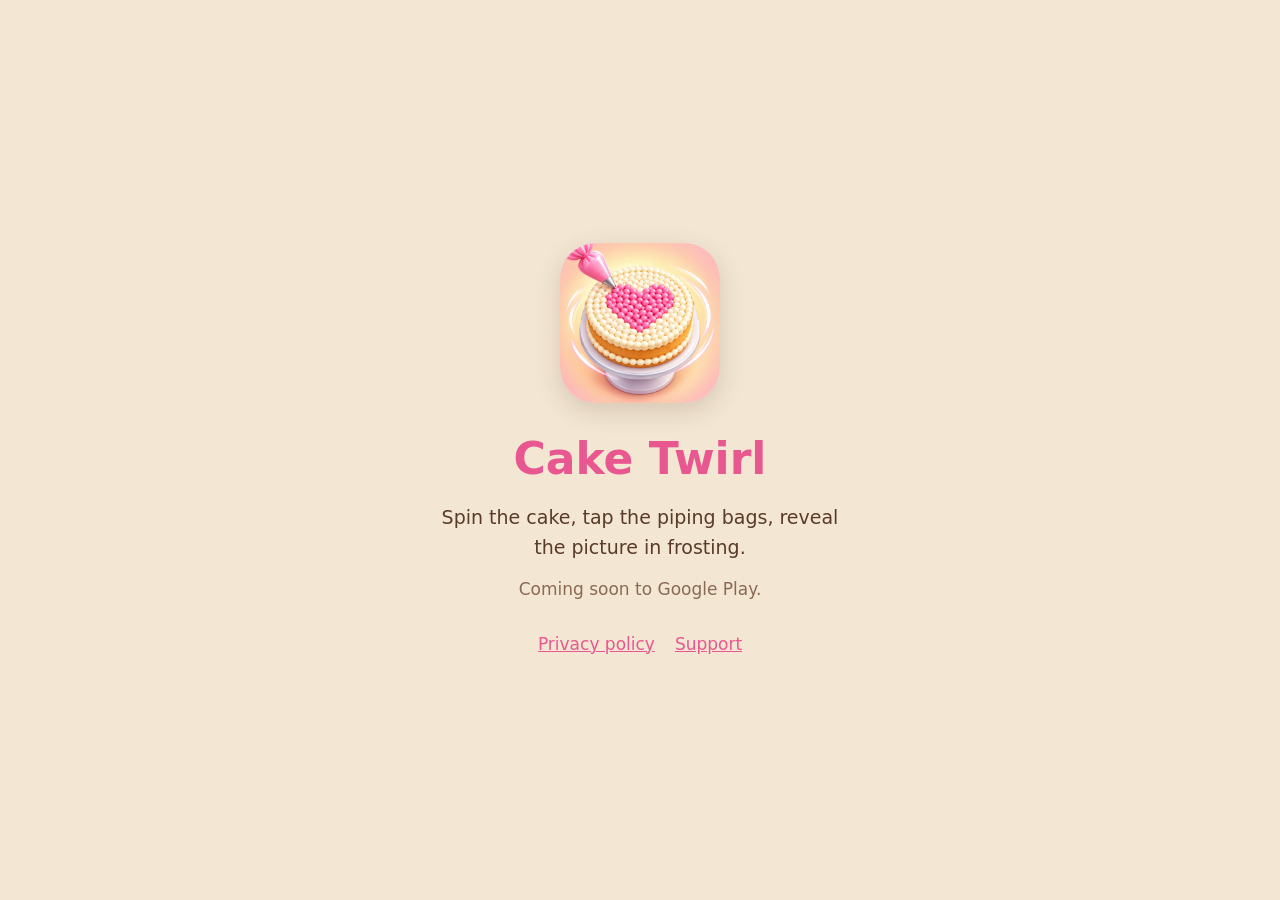
<file: index.html>
<!doctype html>
<html lang="en">
<head>
<meta charset="utf-8">
<meta name="viewport" content="width=device-width, initial-scale=1">
<title>Cake Twirl — Decorating Puzzle</title>
<meta name="description" content="Cake Twirl: spin the cake, tap the piping bags and reveal the picture in frosting. A cozy decorating puzzle for Android.">
<link rel="stylesheet" href="style.css">
</head>
<body>
<main class="home">
  <img class="home__icon" src="icon.png" alt="Cake Twirl icon" width="160" height="160">
  <h1>Cake Twirl</h1>
  <p class="home__tag">Spin the cake, tap the piping bags, reveal the picture in frosting.</p>
  <p class="home__soon">Coming soon to Google Play.</p>
  <nav class="home__links">
    <a href="privacy.html">Privacy policy</a>
    <a href="mailto:asignorelli1989@gmail.com">Support</a>
  </nav>
</main>
</body>
</html>
</file>
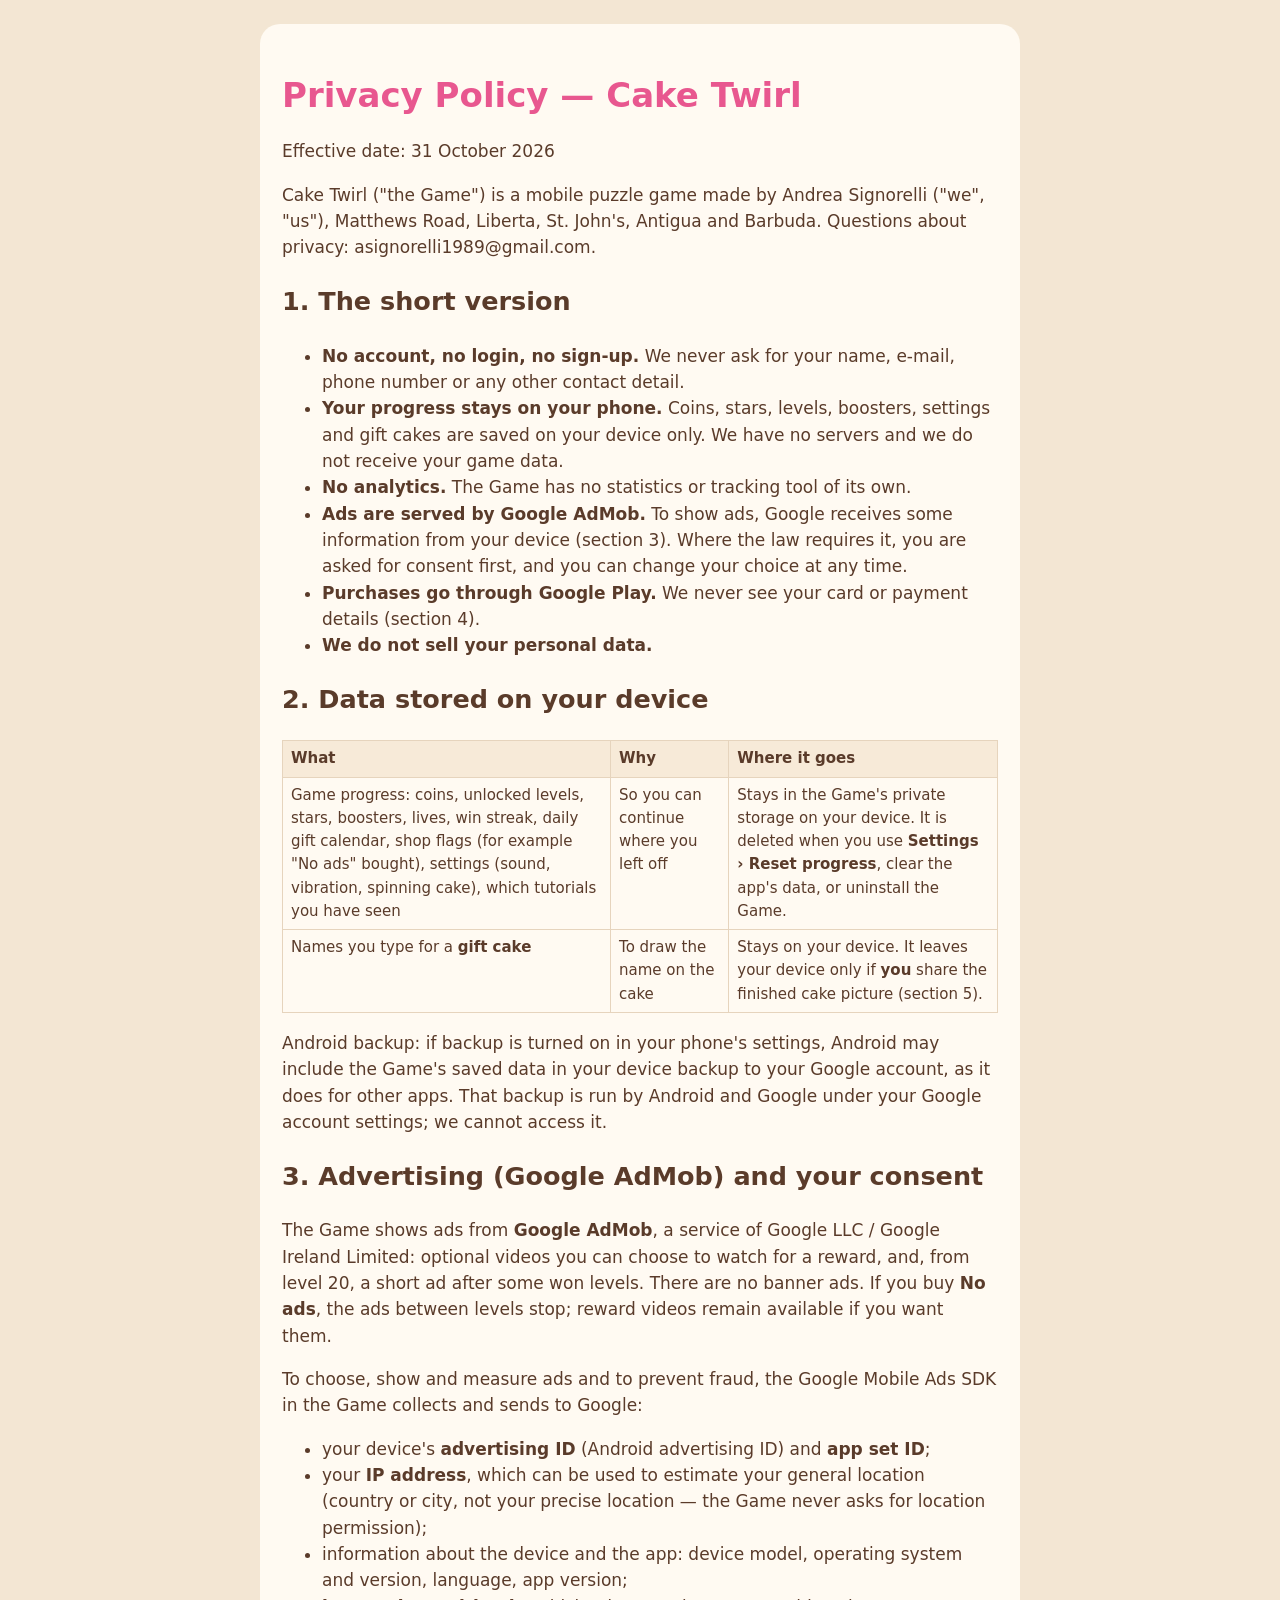
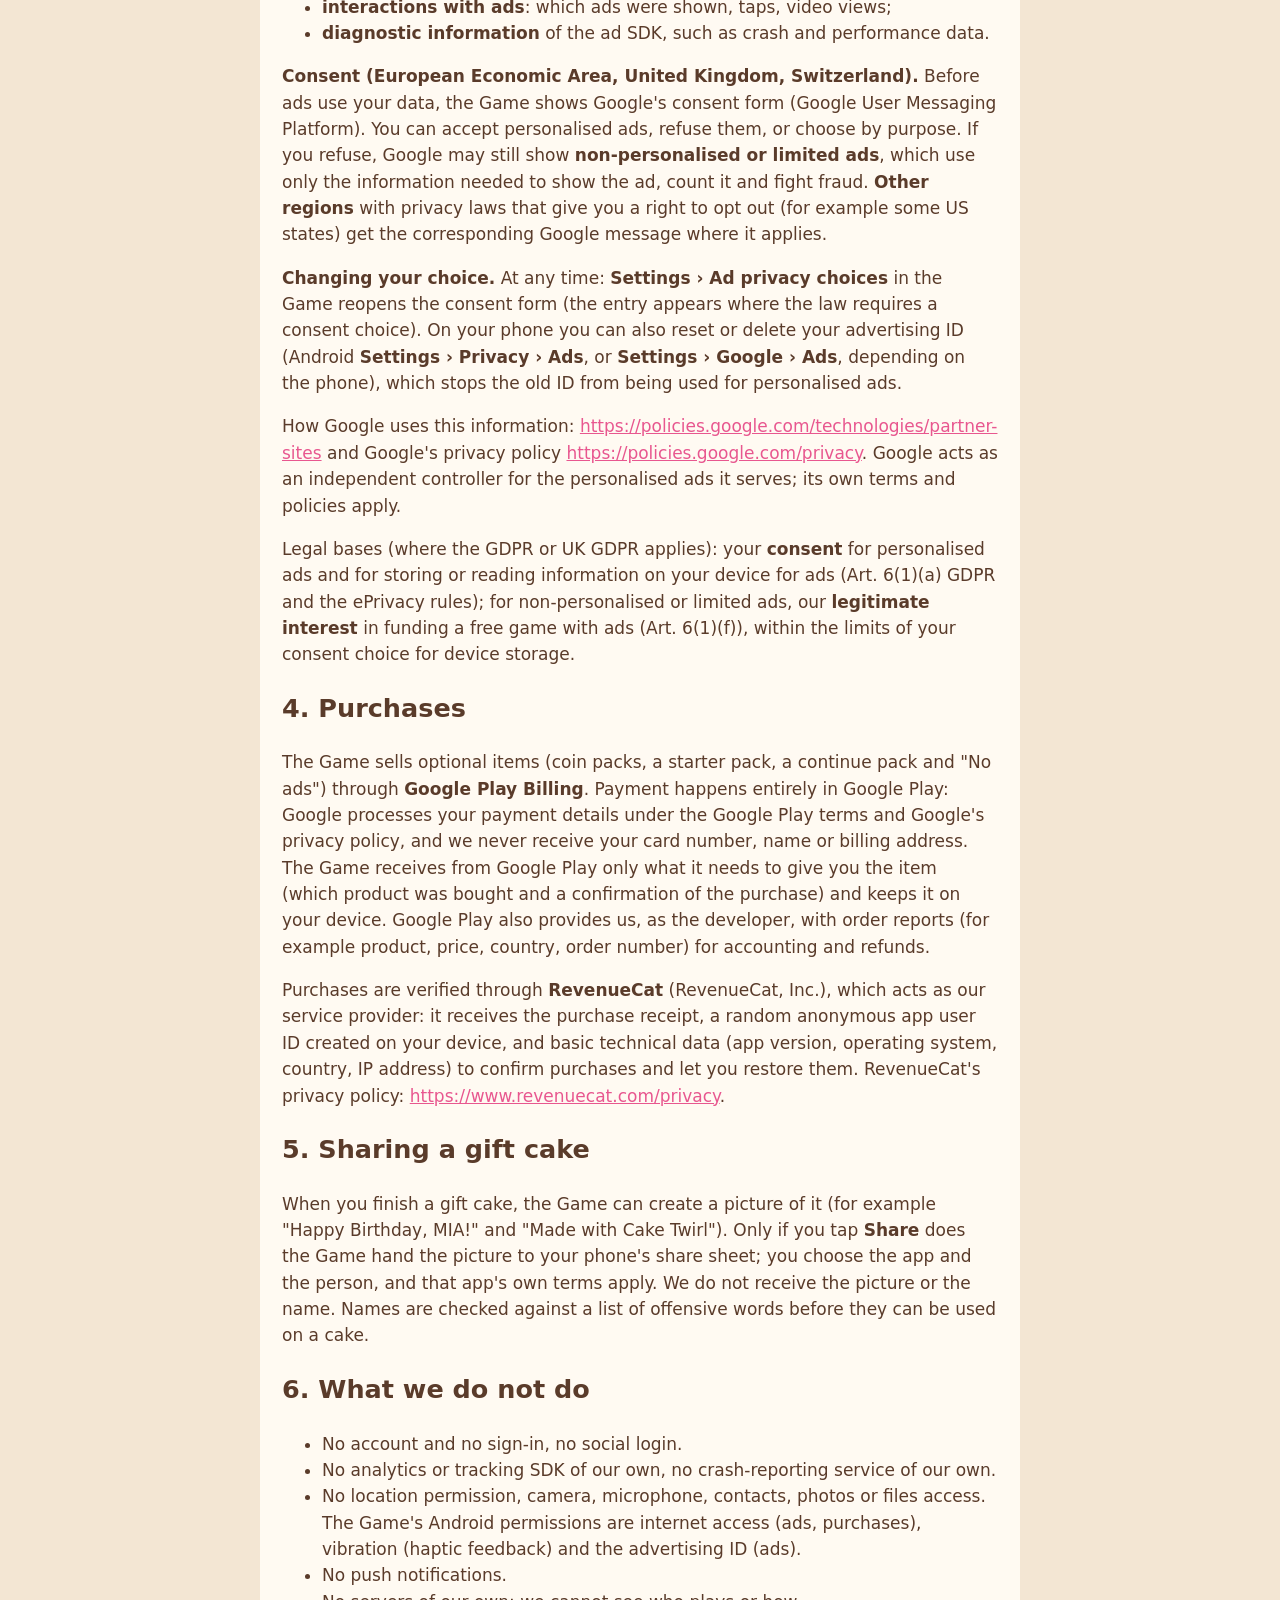
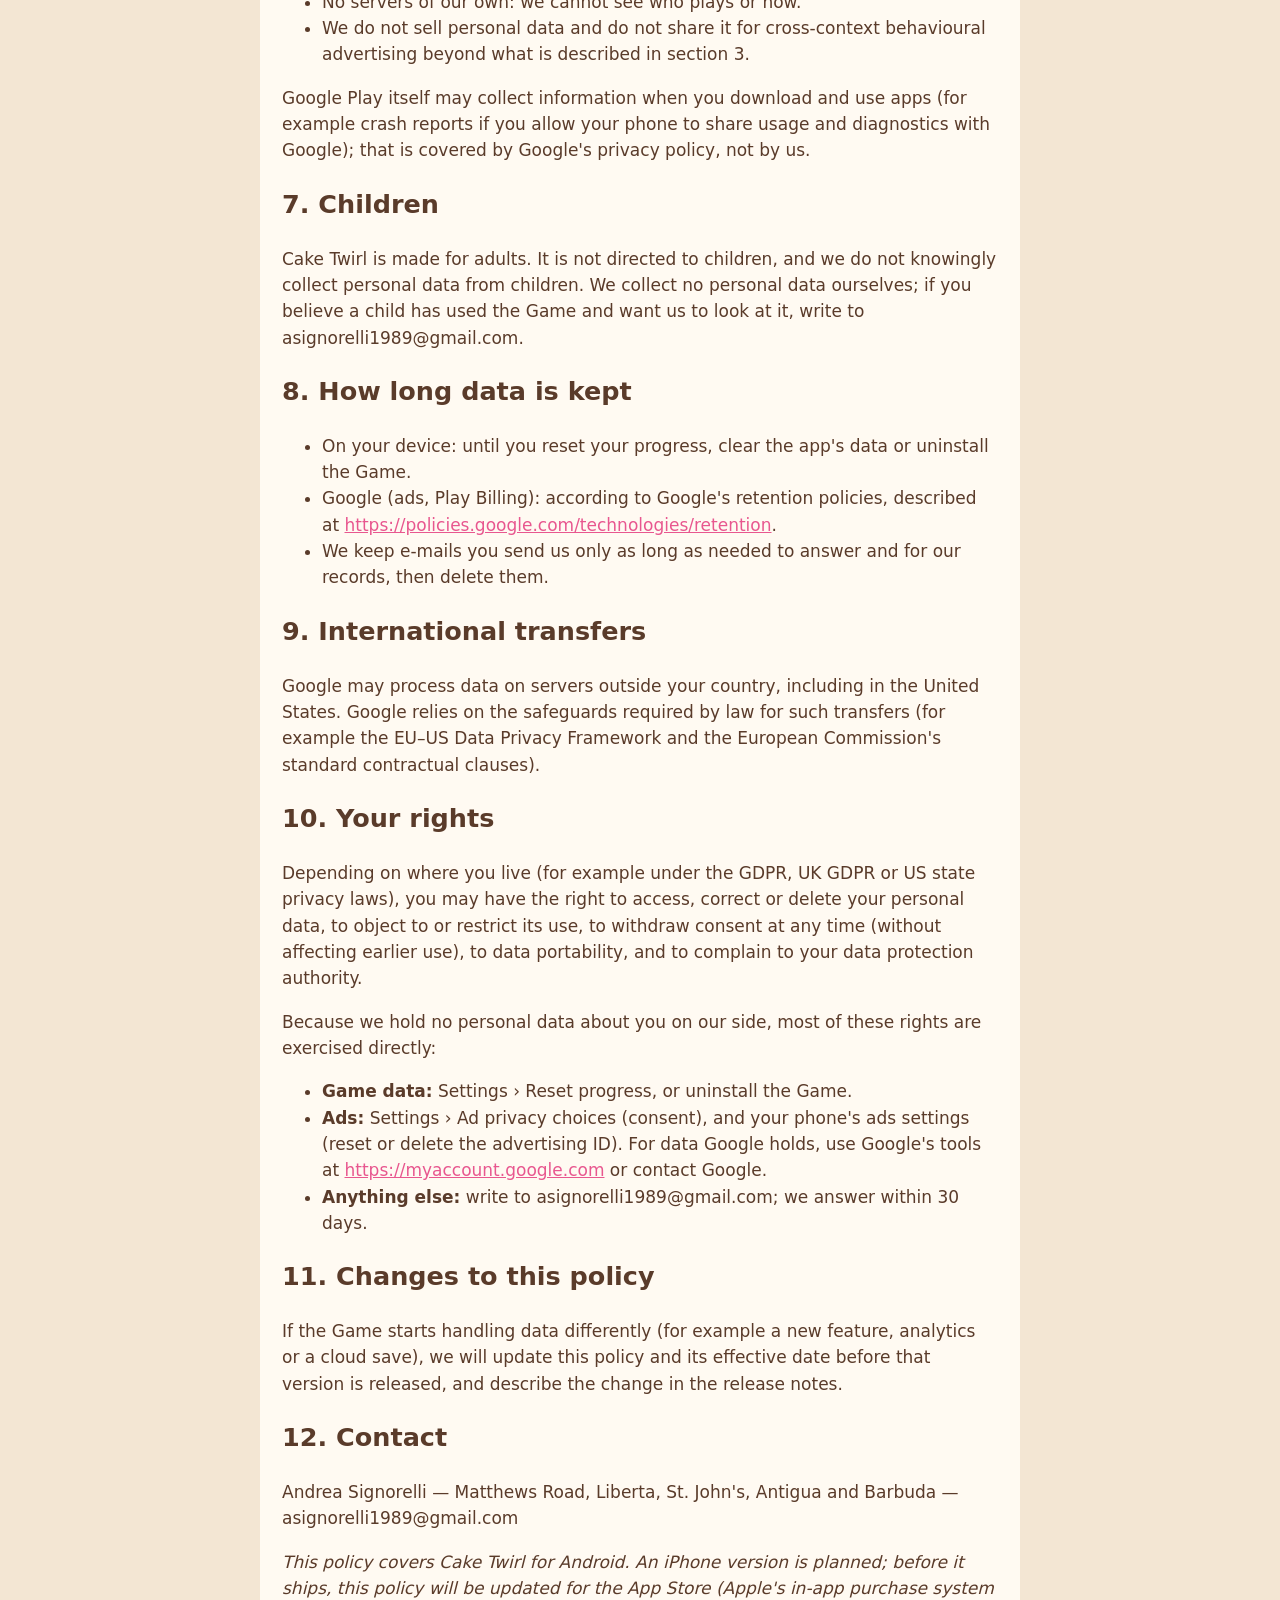
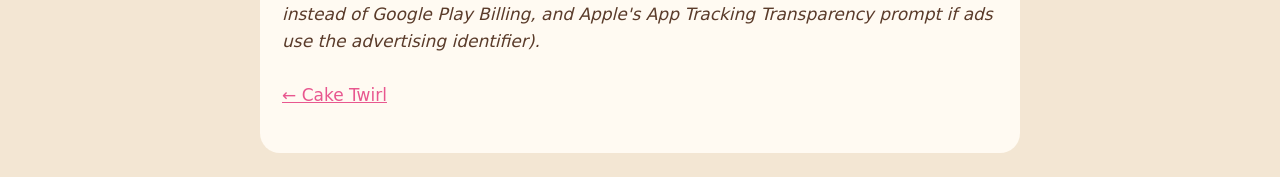
<file: privacy.html>
<!doctype html>
<html lang="en">
<head>
<meta charset="utf-8">
<meta name="viewport" content="width=device-width, initial-scale=1">
<title>Privacy Policy — Cake Twirl</title>
<link rel="stylesheet" href="style.css">
</head>
<body>
<main class="doc">
<h1>Privacy Policy — Cake Twirl</h1>
<p>Effective date: 31 October 2026</p>
<p>Cake Twirl ("the Game") is a mobile puzzle game made by Andrea Signorelli ("we", "us"), Matthews Road, Liberta, St. John's, Antigua and Barbuda. Questions about privacy: asignorelli1989@gmail.com.</p>
<h2>1. The short version</h2>
<ul><li><strong>No account, no login, no sign-up.</strong> We never ask for your name, e-mail, phone number or any other contact detail.</li><li><strong>Your progress stays on your phone.</strong> Coins, stars, levels, boosters, settings and gift cakes are saved on your device only. We have no servers and we do not receive your game data.</li><li><strong>No analytics.</strong> The Game has no statistics or tracking tool of its own.</li><li><strong>Ads are served by Google AdMob.</strong> To show ads, Google receives some information from your device (section 3). Where the law requires it, you are asked for consent first, and you can change your choice at any time.</li><li><strong>Purchases go through Google Play.</strong> We never see your card or payment details (section 4).</li><li><strong>We do not sell your personal data.</strong></li></ul>
<h2>2. Data stored on your device</h2>
<div class="table"><table><thead><tr><th>What</th><th>Why</th><th>Where it goes</th></tr></thead><tbody><tr><td>Game progress: coins, unlocked levels, stars, boosters, lives, win streak, daily gift calendar, shop flags (for example "No ads" bought), settings (sound, vibration, spinning cake), which tutorials you have seen</td><td>So you can continue where you left off</td><td>Stays in the Game's private storage on your device. It is deleted when you use <strong>Settings › Reset progress</strong>, clear the app's data, or uninstall the Game.</td></tr><tr><td>Names you type for a <strong>gift cake</strong></td><td>To draw the name on the cake</td><td>Stays on your device. It leaves your device only if <strong>you</strong> share the finished cake picture (section 5).</td></tr></tbody></table></div>
<p>Android backup: if backup is turned on in your phone's settings, Android may include the Game's saved data in your device backup to your Google account, as it does for other apps. That backup is run by Android and Google under your Google account settings; we cannot access it.</p>
<h2>3. Advertising (Google AdMob) and your consent</h2>
<p>The Game shows ads from <strong>Google AdMob</strong>, a service of Google LLC / Google Ireland Limited: optional videos you can choose to watch for a reward, and, from level 20, a short ad after some won levels. There are no banner ads. If you buy <strong>No ads</strong>, the ads between levels stop; reward videos remain available if you want them.</p>
<p>To choose, show and measure ads and to prevent fraud, the Google Mobile Ads SDK in the Game collects and sends to Google:</p>
<ul><li>your device's <strong>advertising ID</strong> (Android advertising ID) and <strong>app set ID</strong>;</li><li>your <strong>IP address</strong>, which can be used to estimate your general location (country or city, not your precise location — the Game never asks for location permission);</li><li>information about the device and the app: device model, operating system and version, language, app version;</li><li><strong>interactions with ads</strong>: which ads were shown, taps, video views;</li><li><strong>diagnostic information</strong> of the ad SDK, such as crash and performance data.</li></ul>
<p><strong>Consent (European Economic Area, United Kingdom, Switzerland).</strong> Before ads use your data, the Game shows Google's consent form (Google User Messaging Platform). You can accept personalised ads, refuse them, or choose by purpose. If you refuse, Google may still show <strong>non-personalised or limited ads</strong>, which use only the information needed to show the ad, count it and fight fraud. <strong>Other regions</strong> with privacy laws that give you a right to opt out (for example some US states) get the corresponding Google message where it applies.</p>
<p><strong>Changing your choice.</strong> At any time: <strong>Settings › Ad privacy choices</strong> in the Game reopens the consent form (the entry appears where the law requires a consent choice). On your phone you can also reset or delete your advertising ID (Android <strong>Settings › Privacy › Ads</strong>, or <strong>Settings › Google › Ads</strong>, depending on the phone), which stops the old ID from being used for personalised ads.</p>
<p>How Google uses this information: <a href="https://policies.google.com/technologies/partner-sites">https://policies.google.com/technologies/partner-sites</a> and Google's privacy policy <a href="https://policies.google.com/privacy">https://policies.google.com/privacy</a>. Google acts as an independent controller for the personalised ads it serves; its own terms and policies apply.</p>
<p>Legal bases (where the GDPR or UK GDPR applies): your <strong>consent</strong> for personalised ads and for storing or reading information on your device for ads (Art. 6(1)(a) GDPR and the ePrivacy rules); for non-personalised or limited ads, our <strong>legitimate interest</strong> in funding a free game with ads (Art. 6(1)(f)), within the limits of your consent choice for device storage.</p>
<h2>4. Purchases</h2>
<p>The Game sells optional items (coin packs, a starter pack, a continue pack and "No ads") through <strong>Google Play Billing</strong>. Payment happens entirely in Google Play: Google processes your payment details under the Google Play terms and Google's privacy policy, and we never receive your card number, name or billing address. The Game receives from Google Play only what it needs to give you the item (which product was bought and a confirmation of the purchase) and keeps it on your device. Google Play also provides us, as the developer, with order reports (for example product, price, country, order number) for accounting and refunds.</p>
<p>Purchases are verified through <strong>RevenueCat</strong> (RevenueCat, Inc.), which acts as our service provider: it receives the purchase receipt, a random anonymous app user ID created on your device, and basic technical data (app version, operating system, country, IP address) to confirm purchases and let you restore them. RevenueCat's privacy policy: <a href="https://www.revenuecat.com/privacy">https://www.revenuecat.com/privacy</a>.</p>
<h2>5. Sharing a gift cake</h2>
<p>When you finish a gift cake, the Game can create a picture of it (for example "Happy Birthday, MIA!" and "Made with Cake Twirl"). Only if you tap <strong>Share</strong> does the Game hand the picture to your phone's share sheet; you choose the app and the person, and that app's own terms apply. We do not receive the picture or the name. Names are checked against a list of offensive words before they can be used on a cake.</p>
<h2>6. What we do not do</h2>
<ul><li>No account and no sign-in, no social login.</li><li>No analytics or tracking SDK of our own, no crash-reporting service of our own.</li><li>No location permission, camera, microphone, contacts, photos or files access. The Game's Android permissions are internet access (ads, purchases), vibration (haptic feedback) and the advertising ID (ads).</li><li>No push notifications.</li><li>No servers of our own: we cannot see who plays or how.</li><li>We do not sell personal data and do not share it for cross-context behavioural advertising beyond what is described in section 3.</li></ul>
<p>Google Play itself may collect information when you download and use apps (for example crash reports if you allow your phone to share usage and diagnostics with Google); that is covered by Google's privacy policy, not by us.</p>
<h2>7. Children</h2>
<p>Cake Twirl is made for adults. It is not directed to children, and we do not knowingly collect personal data from children. We collect no personal data ourselves; if you believe a child has used the Game and want us to look at it, write to asignorelli1989@gmail.com.</p>
<h2>8. How long data is kept</h2>
<ul><li>On your device: until you reset your progress, clear the app's data or uninstall the Game.</li><li>Google (ads, Play Billing): according to Google's retention policies, described at <a href="https://policies.google.com/technologies/retention">https://policies.google.com/technologies/retention</a>.</li><li>We keep e-mails you send us only as long as needed to answer and for our records, then delete them.</li></ul>
<h2>9. International transfers</h2>
<p>Google may process data on servers outside your country, including in the United States. Google relies on the safeguards required by law for such transfers (for example the EU–US Data Privacy Framework and the European Commission's standard contractual clauses).</p>
<h2>10. Your rights</h2>
<p>Depending on where you live (for example under the GDPR, UK GDPR or US state privacy laws), you may have the right to access, correct or delete your personal data, to object to or restrict its use, to withdraw consent at any time (without affecting earlier use), to data portability, and to complain to your data protection authority.</p>
<p>Because we hold no personal data about you on our side, most of these rights are exercised directly:</p>
<ul><li><strong>Game data:</strong> Settings › Reset progress, or uninstall the Game.</li><li><strong>Ads:</strong> Settings › Ad privacy choices (consent), and your phone's ads settings (reset or delete the advertising ID). For data Google holds, use Google's tools at <a href="https://myaccount.google.com">https://myaccount.google.com</a> or contact Google.</li><li><strong>Anything else:</strong> write to asignorelli1989@gmail.com; we answer within 30 days.</li></ul>
<h2>11. Changes to this policy</h2>
<p>If the Game starts handling data differently (for example a new feature, analytics or a cloud save), we will update this policy and its effective date before that version is released, and describe the change in the release notes.</p>
<h2>12. Contact</h2>
<p>Andrea Signorelli — Matthews Road, Liberta, St. John's, Antigua and Barbuda — asignorelli1989@gmail.com</p>
<p><em>This policy covers Cake Twirl for Android. An iPhone version is planned; before it ships, this policy will be updated for the App Store (Apple's in-app purchase system instead of Google Play Billing, and Apple's App Tracking Transparency prompt if ads use the advertising identifier).</em></p>
<p class="back"><a href="./">← Cake Twirl</a></p>
</main>
</body>
</html>
</file>
<file: style.css>
:root {
  --bg: #f3e6d3;
  --card: #fffaf2;
  --ink: #5a3b2a;
  --muted: #8a6a55;
  --pink: #e8578f;
}
* { box-sizing: border-box; }
body {
  margin: 0;
  background: var(--bg);
  color: var(--ink);
  font: 17px/1.55 system-ui, -apple-system, "Segoe UI", Roboto, sans-serif;
}
a { color: var(--pink); }
.home {
  min-height: 100vh;
  display: flex;
  flex-direction: column;
  align-items: center;
  justify-content: center;
  gap: 10px;
  padding: 32px 16px;
  text-align: center;
}
.home__icon { border-radius: 36px; box-shadow: 0 8px 24px rgba(90, 59, 42, 0.18); }
.home h1 { margin: 12px 0 0; font-size: 44px; color: var(--pink); }
.home__tag { margin: 0; max-width: 420px; font-size: 19px; }
.home__soon { margin: 4px 0 0; color: var(--muted); }
.home__links { display: flex; gap: 20px; margin-top: 18px; }
.doc {
  max-width: 760px;
  margin: 24px auto;
  padding: 28px 22px;
  background: var(--card);
  border-radius: 20px;
}
.doc h1 { color: var(--pink); line-height: 1.2; }
.doc code { font-size: 0.92em; }
.draft { padding: 8px 12px; border-radius: 10px; background: #ffe2b8; font-weight: 600; }
.back { margin-top: 28px; }
.table { overflow-x: auto; }
.doc table { border-collapse: collapse; width: 100%; font-size: 15px; }
.doc th, .doc td { border: 1px solid #e6d4bd; padding: 6px 8px; text-align: left; vertical-align: top; }
.doc th { background: #f7ead8; }
</file>
